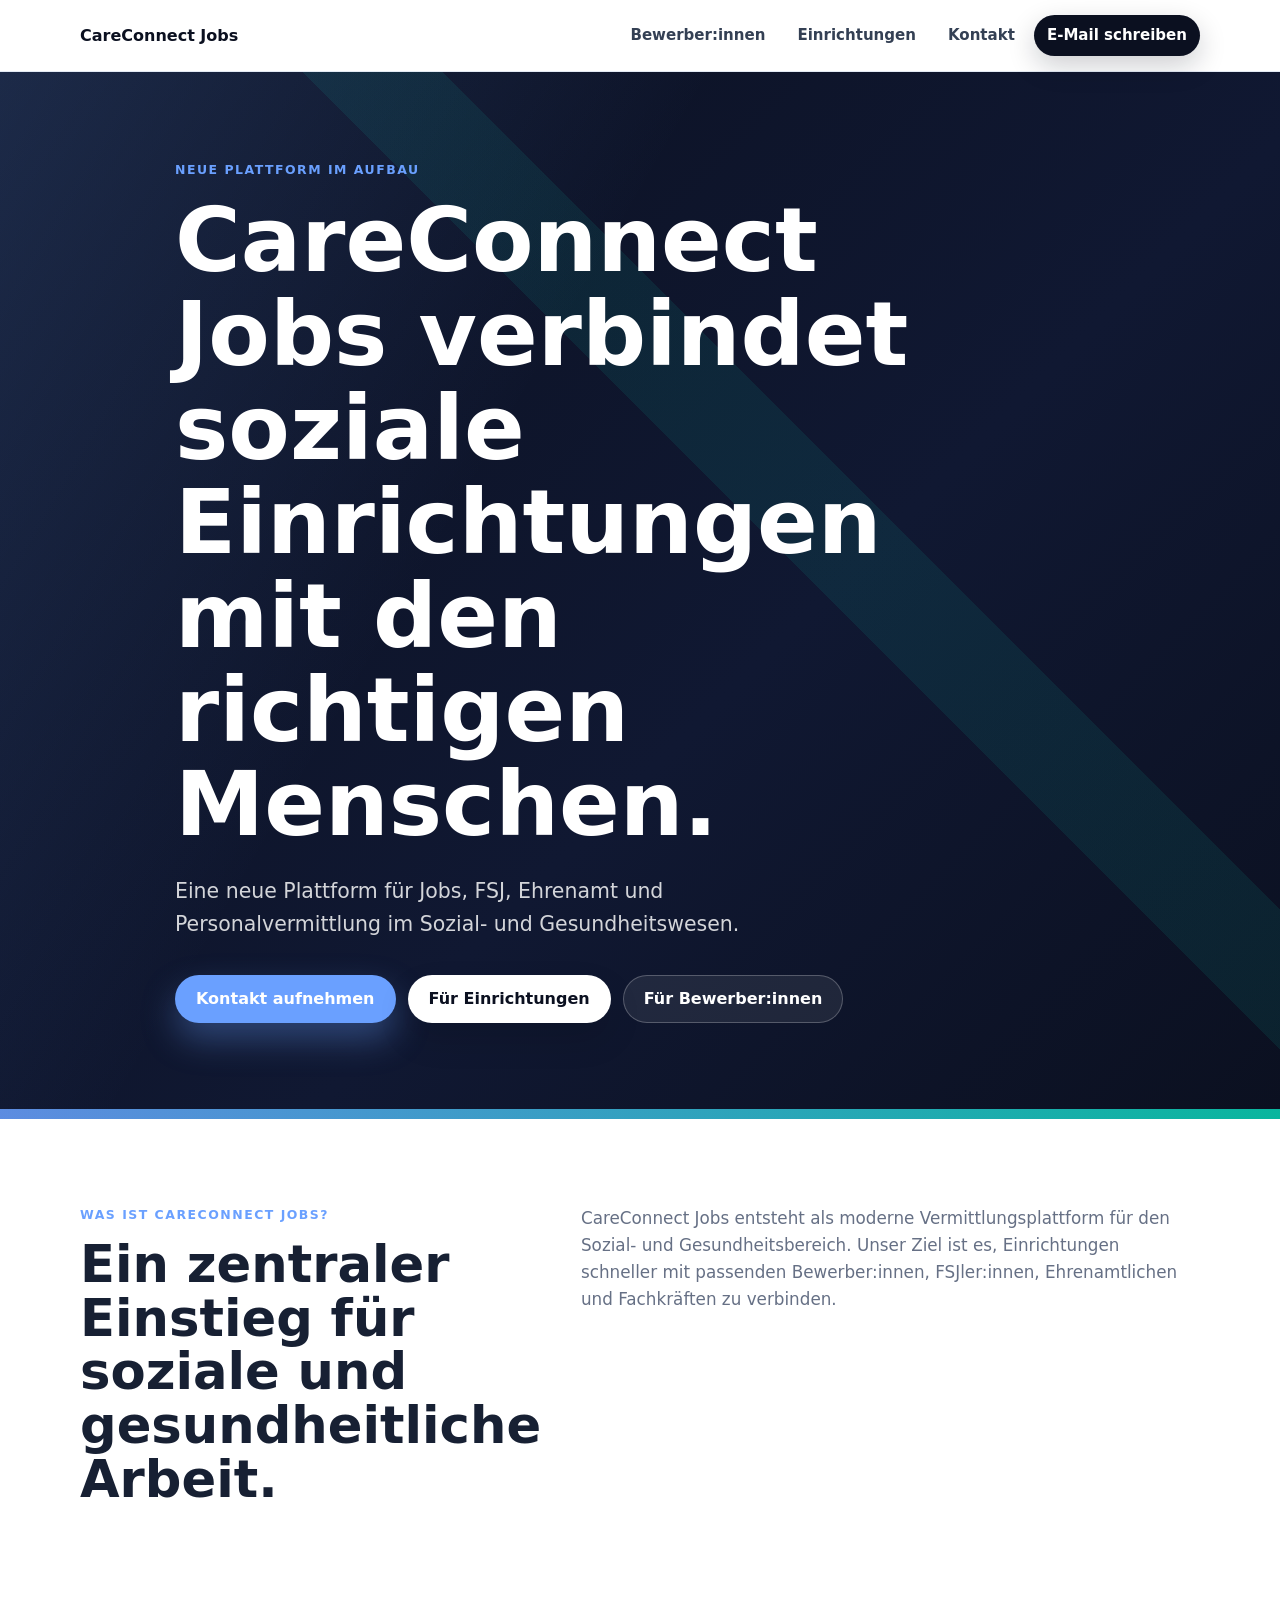
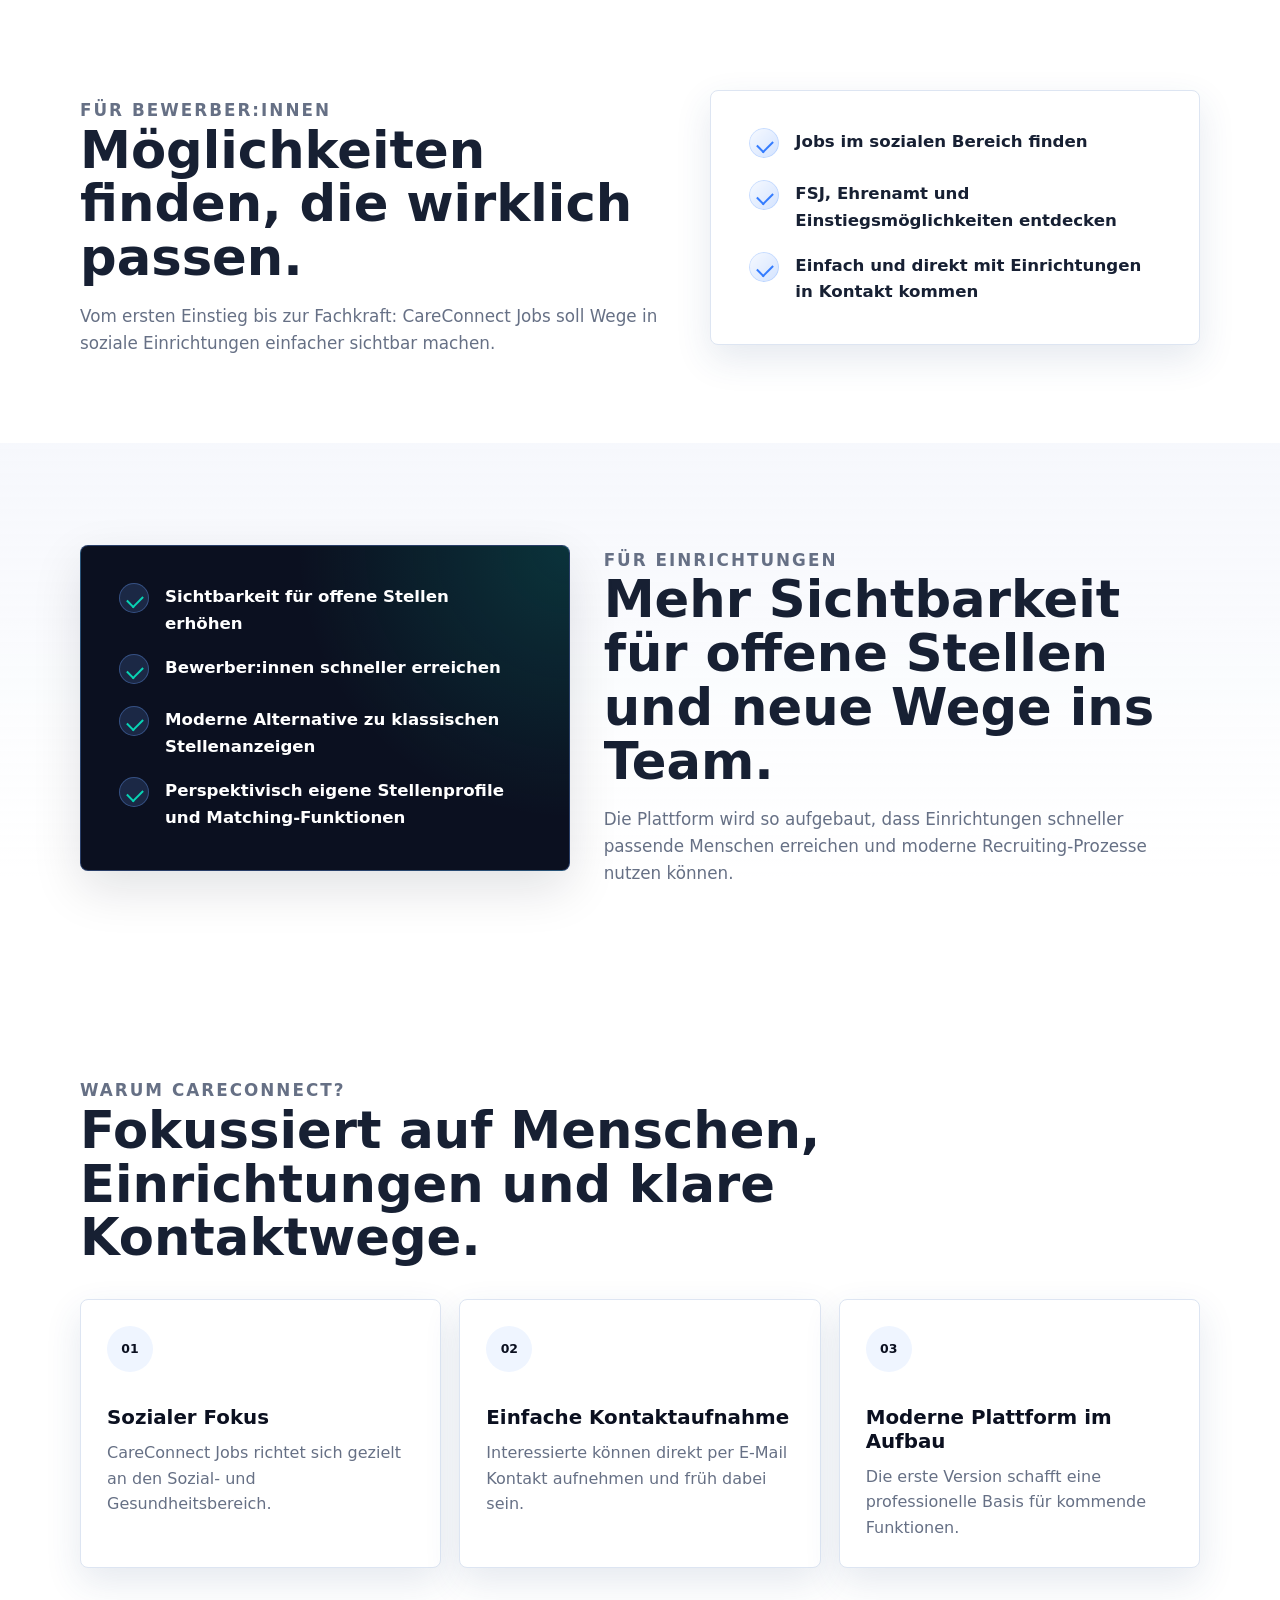
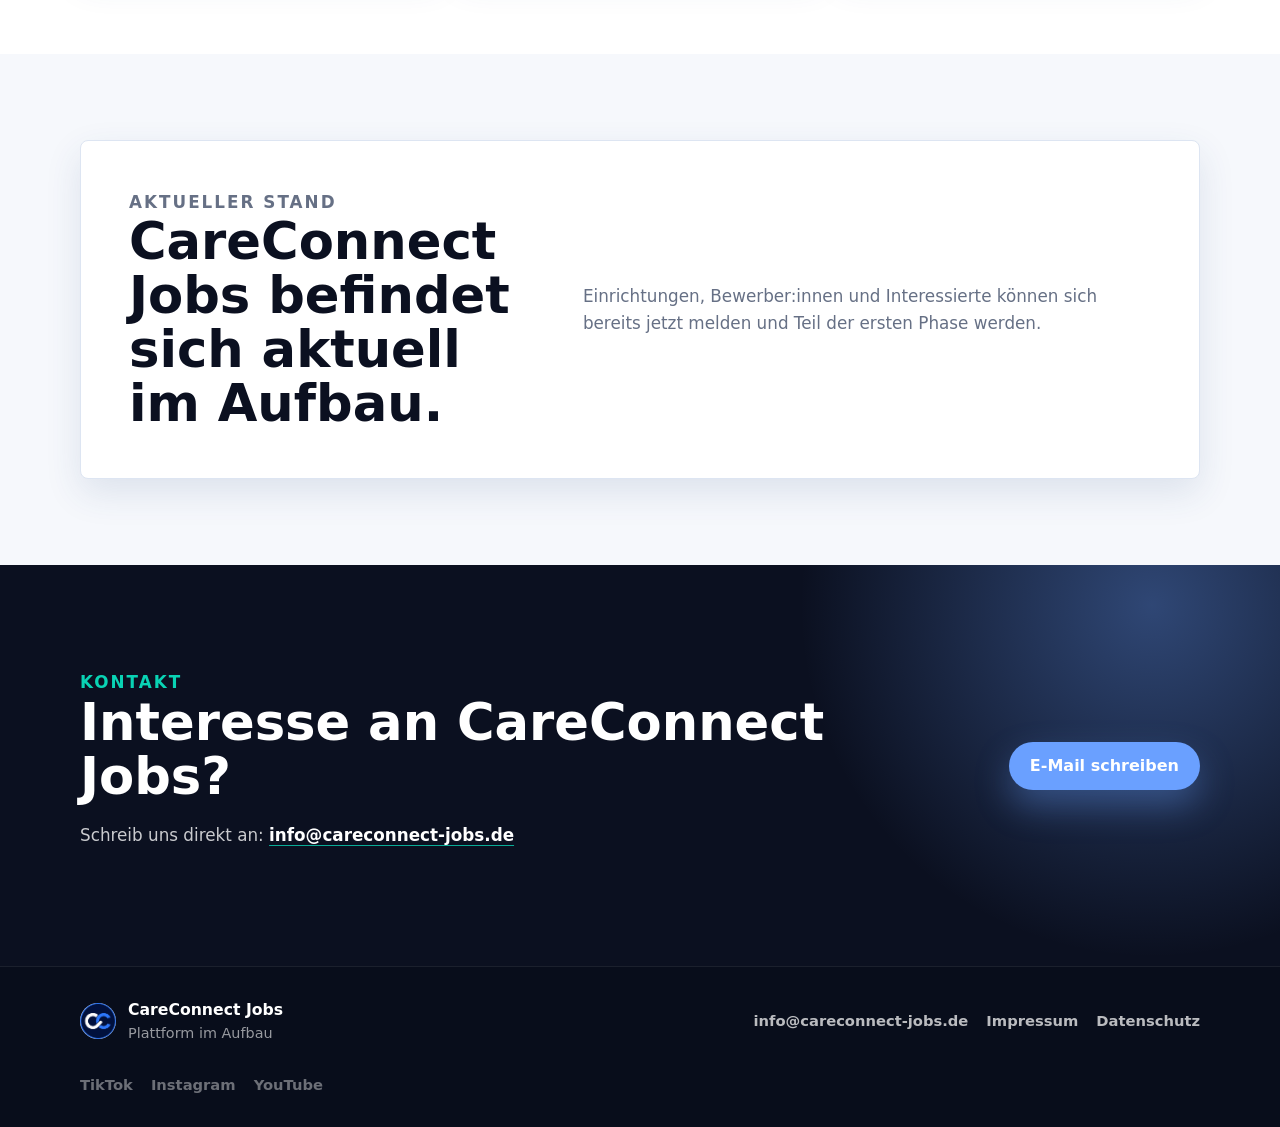
<file: index.html>
<!doctype html>
<html lang="de">
  <head>
    <meta charset="utf-8" />
    <meta name="viewport" content="width=device-width, initial-scale=1" />
    <title>CareConnect Jobs – Jobs im Sozial- und Gesundheitswesen</title>
    <meta
      name="description"
      content="CareConnect Jobs verbindet soziale Einrichtungen mit Bewerber:innen, FSJ, Ehrenamt und Fachkräften."
    />
    <meta name="theme-color" content="#0B1020" />
    <link rel="canonical" href="https://careconnect-jobs.de/" />
    <meta property="og:type" content="website" />
    <meta property="og:locale" content="de_DE" />
    <meta property="og:site_name" content="CareConnect Jobs" />
    <meta property="og:title" content="CareConnect Jobs – Jobs im Sozial- und Gesundheitswesen" />
    <meta
      property="og:description"
      content="CareConnect Jobs verbindet soziale Einrichtungen mit Bewerber:innen, FSJ, Ehrenamt und Fachkräften."
    />
    <meta property="og:url" content="https://careconnect-jobs.de/" />
    <meta property="og:image" content="https://careconnect-jobs.de/assets/careconnect-logo.png" />
    <link rel="icon" type="image/png" href="assets/careconnect-logo.png" />
    <link rel="stylesheet" href="assets/styles.css" />
  </head>
  <body>
    <header class="site-header" data-header>
      <a class="brand" href="index.html" aria-label="CareConnect Jobs Startseite">
        <span>CareConnect Jobs</span>
      </a>

      <button class="menu-toggle" type="button" aria-label="Menü öffnen" aria-expanded="false" data-menu-toggle>
        <span></span>
        <span></span>
      </button>

      <nav class="site-nav" aria-label="Hauptnavigation" data-site-nav>
        <a href="#bewerber">Bewerber:innen</a>
        <a href="#einrichtungen">Einrichtungen</a>
        <a href="#kontakt">Kontakt</a>
        <a
          class="nav-cta"
          href="mailto:info@careconnect-jobs.de"
          data-email-link
          >E-Mail schreiben</a
        >
      </nav>
    </header>

    <main>
      <section class="hero" aria-labelledby="hero-title">
        <div class="hero-content">
          <p class="eyebrow">Neue Plattform im Aufbau</p>
          <h1 id="hero-title">CareConnect Jobs verbindet soziale Einrichtungen mit den richtigen Menschen.</h1>
          <p class="hero-copy">
            Eine neue Plattform für Jobs, FSJ, Ehrenamt und Personalvermittlung im Sozial- und Gesundheitswesen.
          </p>
          <div class="hero-actions" aria-label="Schnelleinstieg">
            <a
              class="button button-primary"
              href="mailto:info@careconnect-jobs.de"
              data-email-link
              >Kontakt aufnehmen</a
            >
            <a class="button button-secondary" href="#einrichtungen">Für Einrichtungen</a>
            <a class="button button-ghost" href="#bewerber">Für Bewerber:innen</a>
          </div>
        </div>
      </section>

      <section class="intro section-band" aria-labelledby="intro-title">
        <div class="container two-column">
          <div>
            <p class="section-kicker">Was ist CareConnect Jobs?</p>
            <h2 id="intro-title">Ein zentraler Einstieg für soziale und gesundheitliche Arbeit.</h2>
          </div>
          <p>
            CareConnect Jobs entsteht als moderne Vermittlungsplattform für den Sozial- und Gesundheitsbereich. Unser
            Ziel ist es, Einrichtungen schneller mit passenden Bewerber:innen, FSJler:innen, Ehrenamtlichen und
            Fachkräften zu verbinden.
          </p>
        </div>
      </section>

      <section class="section" id="bewerber" aria-labelledby="bewerber-title">
        <div class="container split">
          <div class="section-heading">
            <p class="section-kicker">Für Bewerber:innen</p>
            <h2 id="bewerber-title">Möglichkeiten finden, die wirklich passen.</h2>
            <p>
              Vom ersten Einstieg bis zur Fachkraft: CareConnect Jobs soll Wege in soziale Einrichtungen einfacher
              sichtbar machen.
            </p>
          </div>
          <article class="feature-card">
            <ul class="check-list">
              <li>Jobs im sozialen Bereich finden</li>
              <li>FSJ, Ehrenamt und Einstiegsmöglichkeiten entdecken</li>
              <li>Einfach und direkt mit Einrichtungen in Kontakt kommen</li>
            </ul>
          </article>
        </div>
      </section>

      <section class="section section-soft" id="einrichtungen" aria-labelledby="einrichtungen-title">
        <div class="container split split-reverse">
          <div class="section-heading">
            <p class="section-kicker">Für Einrichtungen</p>
            <h2 id="einrichtungen-title">Mehr Sichtbarkeit für offene Stellen und neue Wege ins Team.</h2>
            <p>
              Die Plattform wird so aufgebaut, dass Einrichtungen schneller passende Menschen erreichen und moderne
              Recruiting-Prozesse nutzen können.
            </p>
          </div>
          <article class="feature-card feature-card-dark">
            <ul class="check-list">
              <li>Sichtbarkeit für offene Stellen erhöhen</li>
              <li>Bewerber:innen schneller erreichen</li>
              <li>Moderne Alternative zu klassischen Stellenanzeigen</li>
              <li>Perspektivisch eigene Stellenprofile und Matching-Funktionen</li>
            </ul>
          </article>
        </div>
      </section>

      <section class="section" aria-labelledby="why-title">
        <div class="container">
          <div class="section-heading section-heading-wide">
            <p class="section-kicker">Warum CareConnect?</p>
            <h2 id="why-title">Fokussiert auf Menschen, Einrichtungen und klare Kontaktwege.</h2>
          </div>
          <div class="benefit-grid">
            <article class="benefit-card">
              <span class="benefit-icon" aria-hidden="true">01</span>
              <h3>Sozialer Fokus</h3>
              <p>CareConnect Jobs richtet sich gezielt an den Sozial- und Gesundheitsbereich.</p>
            </article>
            <article class="benefit-card">
              <span class="benefit-icon" aria-hidden="true">02</span>
              <h3>Einfache Kontaktaufnahme</h3>
              <p>Interessierte können direkt per E-Mail Kontakt aufnehmen und früh dabei sein.</p>
            </article>
            <article class="benefit-card">
              <span class="benefit-icon" aria-hidden="true">03</span>
              <h3>Moderne Plattform im Aufbau</h3>
              <p>Die erste Version schafft eine professionelle Basis für kommende Funktionen.</p>
            </article>
          </div>
        </div>
      </section>

      <section class="status-section" aria-labelledby="status-title">
        <div class="container status-card">
          <div>
            <p class="section-kicker">Aktueller Stand</p>
            <h2 id="status-title">CareConnect Jobs befindet sich aktuell im Aufbau.</h2>
          </div>
          <p>
            Einrichtungen, Bewerber:innen und Interessierte können sich bereits jetzt melden und Teil der ersten Phase
            werden.
          </p>
        </div>
      </section>

      <section class="contact-section" id="kontakt" aria-labelledby="kontakt-title">
        <div class="container contact-layout">
          <div>
            <p class="section-kicker">Kontakt</p>
            <h2 id="kontakt-title">Interesse an CareConnect Jobs?</h2>
            <p>
              Schreib uns direkt an:
              <a href="mailto:info@careconnect-jobs.de" data-email-link
                >info@careconnect-jobs.de</a
              >
            </p>
            <p class="contact-note" data-email-status aria-live="polite"></p>
          </div>
          <a
            class="button button-primary button-large"
            href="mailto:info@careconnect-jobs.de"
            data-email-link
            >E-Mail schreiben</a
          >
        </div>
      </section>
    </main>

    <footer class="site-footer">
      <div class="footer-inner">
        <div class="footer-brand">
          <img src="assets/careconnect-logo.png" alt="" width="36" height="36" />
          <div>
            <strong>CareConnect Jobs</strong>
            <span>Plattform im Aufbau</span>
          </div>
        </div>
        <div class="footer-links" aria-label="Kontakt und Rechtliches">
          <a href="mailto:info@careconnect-jobs.de" data-email-link
            >info@careconnect-jobs.de</a
          >
          <a href="impressum.html">Impressum</a>
          <a href="datenschutz.html">Datenschutz</a>
        </div>
        <div class="social-links" aria-label="Social Media">
          <a href="#" aria-disabled="true" data-placeholder-link>TikTok</a>
          <a href="#" aria-disabled="true" data-placeholder-link>Instagram</a>
          <a href="#" aria-disabled="true" data-placeholder-link>YouTube</a>
        </div>
      </div>
    </footer>

    <script src="assets/script.js" defer></script>
  </body>
</html>
</file>
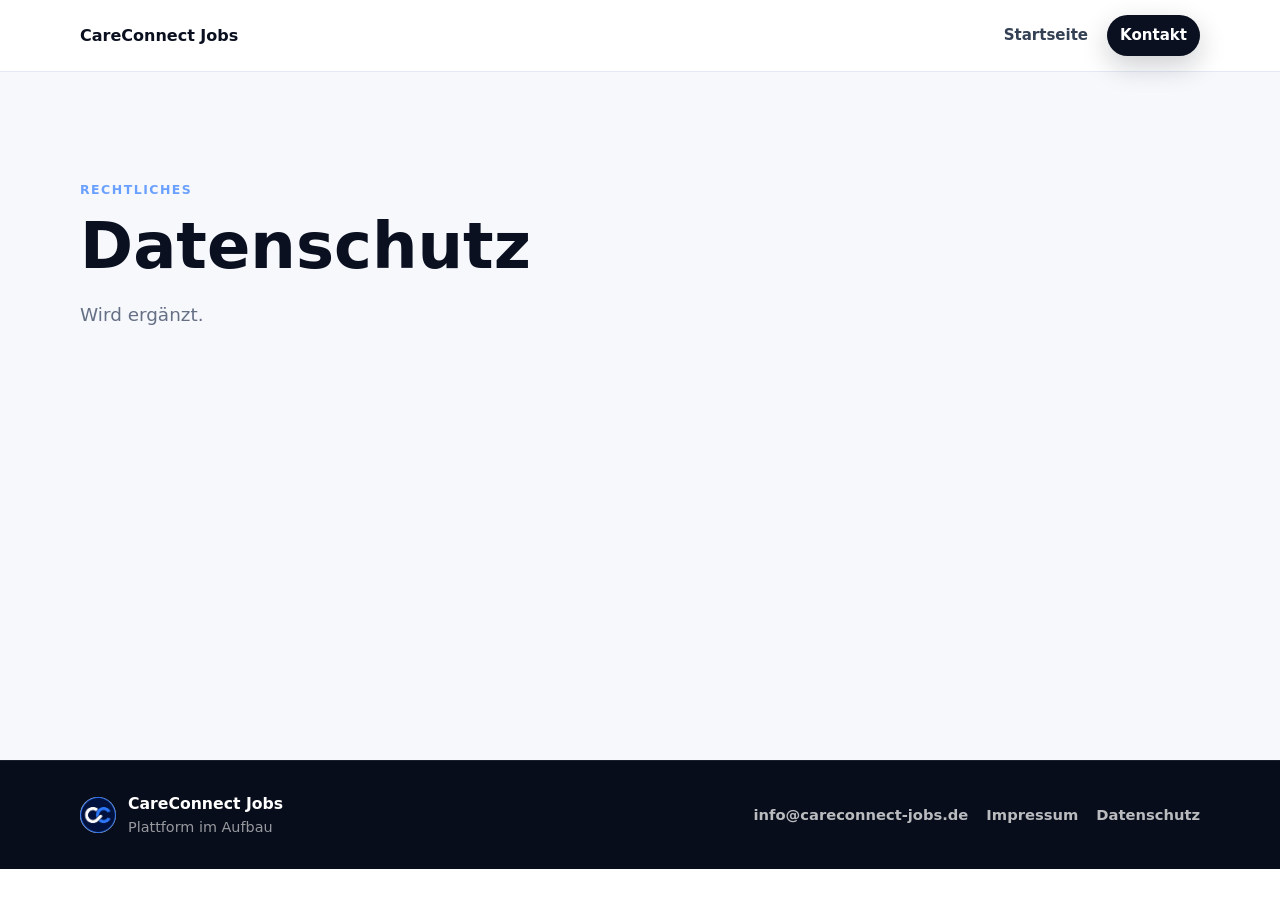
<file: datenschutz.html>
<!doctype html>
<html lang="de">
  <head>
    <meta charset="utf-8" />
    <meta name="viewport" content="width=device-width, initial-scale=1" />
    <title>Datenschutz – CareConnect Jobs</title>
    <meta name="description" content="Datenschutzhinweise von CareConnect Jobs. Wird ergänzt." />
    <meta name="robots" content="noindex" />
    <meta name="theme-color" content="#0B1020" />
    <link rel="icon" type="image/png" href="assets/careconnect-logo.png" />
    <link rel="stylesheet" href="assets/styles.css" />
  </head>
  <body>
    <header class="site-header" data-header>
      <a class="brand" href="index.html" aria-label="CareConnect Jobs Startseite">
        <span>CareConnect Jobs</span>
      </a>
      <nav class="site-nav legal-nav" aria-label="Seitennavigation">
        <a href="index.html">Startseite</a>
        <a
          class="nav-cta"
          href="mailto:info@careconnect-jobs.de"
          data-email-link
          >Kontakt</a
        >
      </nav>
    </header>

    <main class="legal-page">
      <section class="legal-hero">
        <div class="container">
          <p class="section-kicker">Rechtliches</p>
          <h1>Datenschutz</h1>
          <p>Wird ergänzt.</p>
        </div>
      </section>
    </main>

    <footer class="site-footer">
      <div class="footer-inner">
        <div class="footer-brand">
          <img src="assets/careconnect-logo.png" alt="" width="36" height="36" />
          <div>
            <strong>CareConnect Jobs</strong>
            <span>Plattform im Aufbau</span>
          </div>
        </div>
        <div class="footer-links">
          <a href="mailto:info@careconnect-jobs.de" data-email-link
            >info@careconnect-jobs.de</a
          >
          <a href="impressum.html">Impressum</a>
          <a href="datenschutz.html" aria-current="page">Datenschutz</a>
        </div>
      </div>
    </footer>
  </body>
</html>
</file>
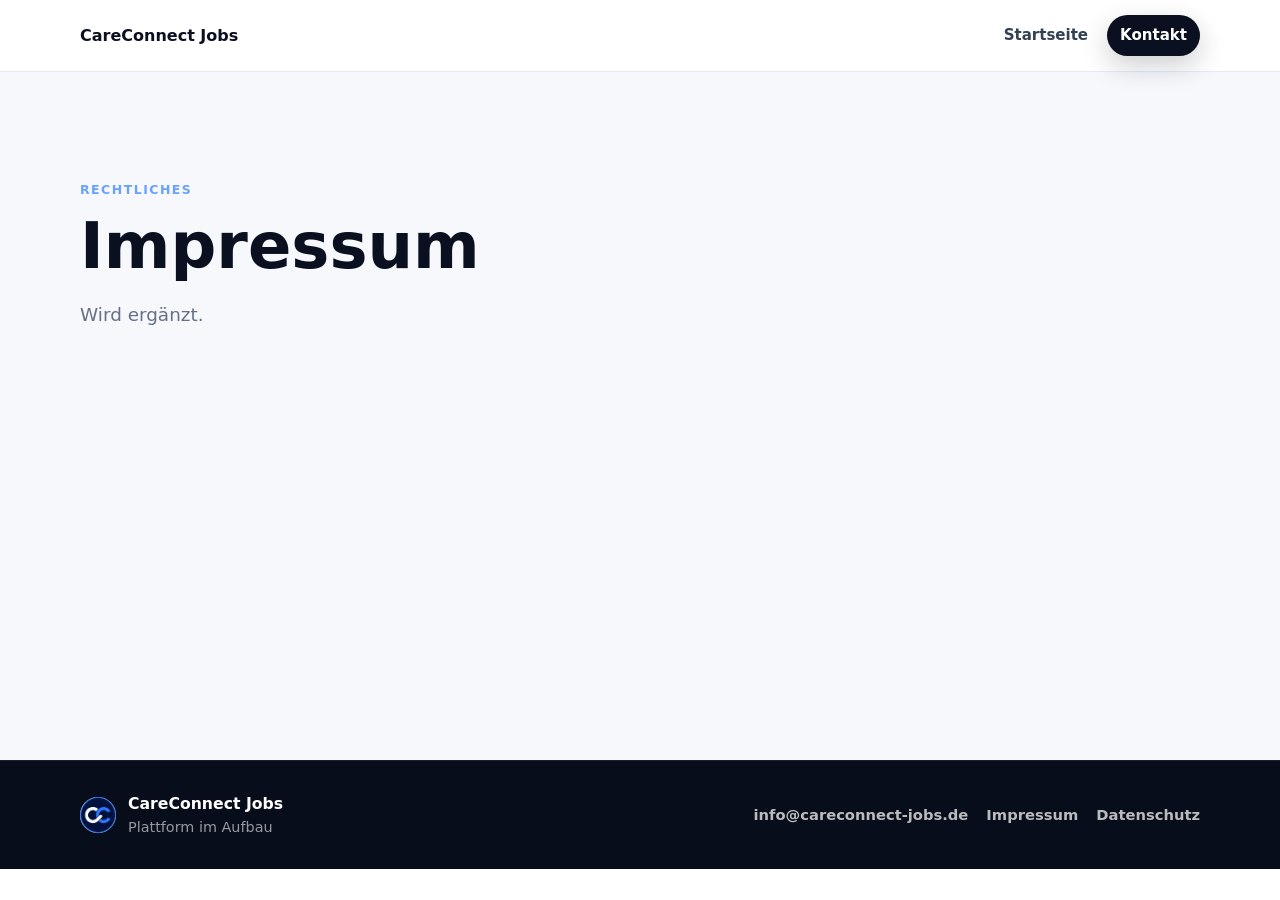
<file: impressum.html>
<!doctype html>
<html lang="de">
  <head>
    <meta charset="utf-8" />
    <meta name="viewport" content="width=device-width, initial-scale=1" />
    <title>Impressum – CareConnect Jobs</title>
    <meta name="description" content="Impressum von CareConnect Jobs. Wird ergänzt." />
    <meta name="robots" content="noindex" />
    <meta name="theme-color" content="#0B1020" />
    <link rel="icon" type="image/png" href="assets/careconnect-logo.png" />
    <link rel="stylesheet" href="assets/styles.css" />
  </head>
  <body>
    <header class="site-header" data-header>
      <a class="brand" href="index.html" aria-label="CareConnect Jobs Startseite">
        <span>CareConnect Jobs</span>
      </a>
      <nav class="site-nav legal-nav" aria-label="Seitennavigation">
        <a href="index.html">Startseite</a>
        <a
          class="nav-cta"
          href="mailto:info@careconnect-jobs.de"
          data-email-link
          >Kontakt</a
        >
      </nav>
    </header>

    <main class="legal-page">
      <section class="legal-hero">
        <div class="container">
          <p class="section-kicker">Rechtliches</p>
          <h1>Impressum</h1>
          <p>Wird ergänzt.</p>
        </div>
      </section>
    </main>

    <footer class="site-footer">
      <div class="footer-inner">
        <div class="footer-brand">
          <img src="assets/careconnect-logo.png" alt="" width="36" height="36" />
          <div>
            <strong>CareConnect Jobs</strong>
            <span>Plattform im Aufbau</span>
          </div>
        </div>
        <div class="footer-links">
          <a href="mailto:info@careconnect-jobs.de" data-email-link
            >info@careconnect-jobs.de</a
          >
          <a href="impressum.html" aria-current="page">Impressum</a>
          <a href="datenschutz.html">Datenschutz</a>
        </div>
      </div>
    </footer>
  </body>
</html>
</file>
<file: assets/styles.css>
:root {
  --color-primary: #6aa0ff;
  --color-primary-strong: #347cff;
  --color-navy: #0b1020;
  --color-navy-soft: #151d34;
  --color-white: #ffffff;
  --color-turquoise: #09d3b4;
  --color-ink: #172033;
  --color-muted: #667085;
  --color-line: #dde5f2;
  --color-surface: #f6f8fc;
  --shadow-soft: 0 18px 50px rgba(11, 16, 32, 0.12);
  --shadow-card: 0 14px 36px rgba(38, 70, 124, 0.12);
  --radius-card: 8px;
  --radius-button: 999px;
  --container: 1120px;
}

* {
  box-sizing: border-box;
}

html {
  scroll-behavior: smooth;
}

body {
  margin: 0;
  color: var(--color-ink);
  background: var(--color-white);
  font-family:
    Inter, ui-sans-serif, system-ui, -apple-system, BlinkMacSystemFont, "Segoe UI", sans-serif;
  line-height: 1.6;
  text-rendering: optimizeLegibility;
}

img {
  display: block;
  max-width: 100%;
}

a {
  color: inherit;
  text-decoration: none;
}

a:hover {
  color: var(--color-primary-strong);
}

:focus-visible {
  outline: 3px solid rgba(9, 211, 180, 0.7);
  outline-offset: 4px;
}

.container {
  width: min(100% - 32px, var(--container));
  margin-inline: auto;
}

.site-header {
  position: sticky;
  top: 0;
  z-index: 20;
  display: flex;
  align-items: center;
  justify-content: space-between;
  min-height: 72px;
  padding: 14px max(18px, calc((100vw - var(--container)) / 2));
  background: rgba(255, 255, 255, 0.9);
  border-bottom: 1px solid rgba(221, 229, 242, 0.8);
  backdrop-filter: blur(18px);
}

.brand {
  display: inline-flex;
  align-items: center;
  min-width: 0;
  color: var(--color-navy);
  font-weight: 800;
  letter-spacing: 0;
}

.brand span {
  white-space: nowrap;
}

.site-nav {
  display: flex;
  align-items: center;
  gap: 6px;
  color: #344054;
  font-size: 0.94rem;
  font-weight: 700;
}

.site-nav a {
  display: inline-flex;
  align-items: center;
  min-height: 40px;
  padding: 8px 13px;
  border-radius: var(--radius-button);
}

.site-nav a:hover {
  background: #eff5ff;
}

.site-nav .nav-cta {
  color: var(--color-white);
  background: var(--color-navy);
  box-shadow: 0 10px 28px rgba(11, 16, 32, 0.2);
}

.site-nav .nav-cta:hover {
  color: var(--color-white);
  background: #17213d;
}

.menu-toggle {
  display: none;
  width: 42px;
  height: 42px;
  padding: 0;
  border: 1px solid var(--color-line);
  border-radius: 50%;
  background: var(--color-white);
  color: var(--color-navy);
  cursor: pointer;
}

.menu-toggle span {
  display: block;
  width: 18px;
  height: 2px;
  margin: 5px auto;
  border-radius: 2px;
  background: currentColor;
}

.hero {
  position: relative;
  isolation: isolate;
  min-height: min(760px, 78svh);
  display: grid;
  align-items: center;
  overflow: hidden;
  color: var(--color-white);
  background:
    linear-gradient(120deg, rgba(106, 160, 255, 0.18), transparent 38%),
    linear-gradient(45deg, transparent 0 58%, rgba(9, 211, 180, 0.09) 58% 64%, transparent 64%),
    linear-gradient(135deg, #0b1020 0%, #101832 58%, #0b1020 100%);
}

.hero::after {
  content: "";
  position: absolute;
  inset: auto 0 0;
  height: 10px;
  background: linear-gradient(90deg, var(--color-primary), var(--color-turquoise));
  opacity: 0.85;
}

.hero-content {
  width: min(100% - 32px, 930px);
  margin-inline: auto;
  padding: 88px 0 96px;
}

.eyebrow,
.section-kicker {
  margin: 0 0 13px;
  color: var(--color-primary);
  font-size: 0.78rem;
  font-weight: 850;
  letter-spacing: 0.12em;
  text-transform: uppercase;
}

.hero h1,
.section-heading h2,
.intro h2,
.status-card h2,
.contact-section h2,
.legal-hero h1 {
  margin: 0;
  color: inherit;
  font-weight: 850;
  line-height: 1.05;
  letter-spacing: 0;
}

.hero h1 {
  max-width: 860px;
  font-size: clamp(2.55rem, 7vw, 5.8rem);
}

.hero-copy {
  max-width: 680px;
  margin: 24px 0 0;
  color: rgba(255, 255, 255, 0.82);
  font-size: clamp(1.08rem, 1.6vw, 1.32rem);
}

.hero-actions {
  display: flex;
  flex-wrap: wrap;
  gap: 12px;
  margin-top: 34px;
}

.button {
  display: inline-flex;
  align-items: center;
  justify-content: center;
  min-height: 48px;
  padding: 13px 20px;
  border: 1px solid transparent;
  border-radius: var(--radius-button);
  font-weight: 800;
  line-height: 1.15;
  text-align: center;
  transition:
    transform 180ms ease,
    box-shadow 180ms ease,
    background 180ms ease;
}

.button:hover {
  transform: translateY(-2px);
}

.button-primary {
  color: var(--color-white);
  background: var(--color-primary);
  box-shadow: 0 16px 34px rgba(106, 160, 255, 0.34);
}

.button-primary:hover {
  color: var(--color-white);
  background: var(--color-primary-strong);
}

.button-secondary {
  color: var(--color-navy);
  background: var(--color-white);
  box-shadow: 0 16px 34px rgba(0, 0, 0, 0.12);
}

.button-secondary:hover {
  color: var(--color-navy);
  background: #f4f7ff;
}

.button-ghost {
  color: var(--color-white);
  border-color: rgba(255, 255, 255, 0.24);
  background: rgba(255, 255, 255, 0.08);
}

.button-ghost:hover {
  color: var(--color-white);
  background: rgba(255, 255, 255, 0.14);
}

.button-large {
  min-width: 190px;
}

.section,
.section-band,
.status-section,
.contact-section {
  padding: 86px 0;
}

.section-band {
  background: var(--color-white);
}

.section-soft {
  background:
    linear-gradient(180deg, rgba(246, 248, 252, 0.86), #ffffff 82%),
    var(--color-surface);
}

.two-column,
.split,
.contact-layout,
.status-card {
  display: grid;
  gap: 34px;
}

.two-column {
  grid-template-columns: 0.86fr 1.14fr;
  align-items: start;
}

.two-column p:last-child,
.section-heading p,
.status-card p,
.contact-section p {
  margin: 0;
  color: var(--color-muted);
  font-size: 1.05rem;
}

.intro h2,
.section-heading h2,
.status-card h2,
.contact-section h2 {
  font-size: clamp(2rem, 4vw, 3.3rem);
}

.split {
  grid-template-columns: minmax(0, 0.95fr) minmax(280px, 0.78fr);
  align-items: center;
}

.split-reverse {
  grid-template-columns: minmax(280px, 0.78fr) minmax(0, 0.95fr);
}

.split-reverse .section-heading {
  grid-column: 2;
  grid-row: 1;
}

.split-reverse .feature-card {
  grid-column: 1;
  grid-row: 1;
}

.section-heading {
  max-width: 690px;
}

.section-heading p {
  margin-top: 18px;
}

.section-heading-wide {
  max-width: 780px;
  margin-bottom: 34px;
}

.feature-card,
.benefit-card,
.status-card {
  border: 1px solid var(--color-line);
  border-radius: var(--radius-card);
  background: var(--color-white);
  box-shadow: var(--shadow-card);
}

.feature-card {
  padding: clamp(24px, 4vw, 38px);
}

.feature-card-dark {
  color: var(--color-white);
  border-color: rgba(106, 160, 255, 0.32);
  background:
    radial-gradient(circle at 100% 0%, rgba(9, 211, 180, 0.18), transparent 17rem),
    var(--color-navy);
  box-shadow: var(--shadow-soft);
}

.check-list {
  display: grid;
  gap: 18px;
  margin: 0;
  padding: 0;
  list-style: none;
}

.check-list li {
  position: relative;
  min-height: 34px;
  padding-left: 46px;
  color: inherit;
  font-size: 1.04rem;
  font-weight: 750;
}

.check-list li::before {
  content: "";
  position: absolute;
  left: 0;
  top: -1px;
  width: 30px;
  height: 30px;
  border-radius: 50%;
  background:
    linear-gradient(135deg, rgba(255, 255, 255, 0.95), rgba(255, 255, 255, 0.7)),
    var(--color-primary);
  box-shadow: inset 0 0 0 1px rgba(106, 160, 255, 0.28);
}

.check-list li::after {
  content: "";
  position: absolute;
  left: 11px;
  top: 8px;
  width: 8px;
  height: 13px;
  border: solid var(--color-primary-strong);
  border-width: 0 2px 2px 0;
  transform: rotate(45deg);
}

.feature-card-dark .check-list li::before {
  background: rgba(106, 160, 255, 0.17);
  box-shadow: inset 0 0 0 1px rgba(106, 160, 255, 0.34);
}

.feature-card-dark .check-list li::after {
  border-color: var(--color-turquoise);
}

.benefit-grid {
  display: grid;
  grid-template-columns: repeat(3, 1fr);
  gap: 18px;
}

.benefit-card {
  min-height: 248px;
  padding: 26px;
}

.benefit-icon {
  display: inline-flex;
  align-items: center;
  justify-content: center;
  width: 46px;
  height: 46px;
  margin-bottom: 34px;
  border-radius: 50%;
  color: var(--color-navy);
  background: #eff5ff;
  font-size: 0.78rem;
  font-weight: 850;
}

.benefit-card h3 {
  margin: 0 0 10px;
  color: var(--color-navy);
  font-size: 1.24rem;
  line-height: 1.2;
}

.benefit-card p {
  margin: 0;
  color: var(--color-muted);
}

.status-section {
  background: var(--color-surface);
}

.status-card {
  grid-template-columns: minmax(0, 0.85fr) minmax(0, 1.15fr);
  align-items: center;
  padding: clamp(26px, 5vw, 48px);
}

.status-card h2 {
  color: var(--color-navy);
}

.contact-section {
  color: var(--color-white);
  background:
    radial-gradient(circle at 90% 10%, rgba(106, 160, 255, 0.38), transparent 22rem),
    var(--color-navy);
}

.contact-section .section-kicker {
  color: var(--color-turquoise);
}

.contact-layout {
  grid-template-columns: minmax(0, 1fr) auto;
  align-items: center;
}

.contact-section p {
  max-width: 650px;
  margin-top: 18px;
  color: rgba(255, 255, 255, 0.78);
}

.contact-section .contact-note {
  min-height: 1.4em;
  margin-top: 10px;
  color: rgba(255, 255, 255, 0.72);
  font-size: 0.96rem;
}

.contact-section a:not(.button) {
  color: var(--color-white);
  font-weight: 800;
  text-decoration: underline;
  text-decoration-color: rgba(9, 211, 180, 0.8);
  text-underline-offset: 4px;
}

.site-footer {
  color: rgba(255, 255, 255, 0.74);
  background: #080d1b;
  border-top: 1px solid rgba(255, 255, 255, 0.08);
}

.footer-inner {
  width: min(100% - 32px, var(--container));
  margin-inline: auto;
  display: grid;
  grid-template-columns: 1fr auto;
  gap: 28px;
  align-items: center;
  padding: 30px 0;
}

.footer-brand {
  display: inline-flex;
  align-items: center;
  gap: 12px;
}

.footer-brand img {
  width: 36px;
  height: 36px;
  border-radius: 50%;
}

.footer-brand strong,
.footer-brand span {
  display: block;
}

.footer-brand strong {
  color: var(--color-white);
  font-size: 0.98rem;
}

.footer-brand span {
  color: rgba(255, 255, 255, 0.58);
  font-size: 0.9rem;
}

.footer-links,
.social-links {
  display: flex;
  flex-wrap: wrap;
  justify-content: flex-end;
  gap: 10px 18px;
  font-size: 0.92rem;
  font-weight: 700;
}

.footer-links a,
.social-links a {
  color: rgba(255, 255, 255, 0.72);
}

.footer-links a:hover,
.social-links a:hover {
  color: var(--color-white);
}

.social-links {
  grid-column: 1 / -1;
  justify-content: flex-start;
}

.social-links a[aria-disabled="true"] {
  opacity: 0.56;
  cursor: default;
}

.legal-page {
  min-height: calc(100svh - 212px);
  background: var(--color-surface);
}

.legal-hero {
  padding: 108px 0;
}

.legal-hero h1 {
  max-width: 780px;
  color: var(--color-navy);
  font-size: clamp(2.3rem, 5vw, 4.4rem);
}

.legal-hero p:last-child {
  margin: 20px 0 0;
  color: var(--color-muted);
  font-size: 1.15rem;
}

@media (max-width: 860px) {
  .site-header {
    min-height: 66px;
    padding: 12px 16px;
  }

  .menu-toggle {
    display: inline-block;
  }

  .site-nav {
    position: absolute;
    top: calc(100% + 8px);
    right: 16px;
    left: 16px;
    display: grid;
    gap: 4px;
    padding: 14px;
    border: 1px solid var(--color-line);
    border-radius: var(--radius-card);
    background: rgba(255, 255, 255, 0.98);
    box-shadow: var(--shadow-card);
    transform: translateY(-8px);
    opacity: 0;
    pointer-events: none;
    transition:
      opacity 160ms ease,
      transform 160ms ease;
  }

  .site-nav.is-open {
    transform: translateY(0);
    opacity: 1;
    pointer-events: auto;
  }

  .site-nav a {
    justify-content: center;
    min-height: 44px;
  }

  .legal-nav {
    position: static;
    display: flex;
    width: auto;
    padding: 0;
    border: 0;
    border-radius: 0;
    box-shadow: none;
    opacity: 1;
    transform: none;
    pointer-events: auto;
  }

  .hero {
    min-height: 76svh;
  }

  .two-column,
  .split,
  .split-reverse,
  .status-card,
  .contact-layout {
    grid-template-columns: 1fr;
  }

  .split-reverse .section-heading,
  .split-reverse .feature-card {
    grid-column: auto;
    grid-row: auto;
  }

  .benefit-grid {
    grid-template-columns: 1fr;
  }

  .benefit-card {
    min-height: auto;
  }

  .contact-layout .button {
    justify-self: start;
  }
}

@media (max-width: 560px) {
  .brand span {
    max-width: 170px;
    overflow: hidden;
    text-overflow: ellipsis;
  }

  .hero-content {
    padding: 46px 0 54px;
  }

  .hero h1 {
    font-size: clamp(2.1rem, 10vw, 2.8rem);
  }

  .hero-copy {
    margin-top: 18px;
    font-size: 1.04rem;
  }

  .hero-actions {
    display: grid;
    grid-template-columns: 1fr 1fr;
    gap: 10px;
    margin-top: 26px;
  }

  .button {
    min-height: 48px;
  }

  .hero-actions .button {
    width: auto;
    padding-inline: 14px;
  }

  .hero-actions .button-primary {
    grid-column: 1 / -1;
  }

  .section,
  .section-band,
  .status-section,
  .contact-section {
    padding: 66px 0;
  }

  .intro h2,
  .section-heading h2,
  .status-card h2,
  .contact-section h2 {
    font-size: 2rem;
  }

  .footer-inner {
    grid-template-columns: 1fr;
    align-items: start;
  }

  .footer-links,
  .social-links {
    justify-content: flex-start;
  }
}

@media (prefers-reduced-motion: reduce) {
  *,
  *::before,
  *::after {
    scroll-behavior: auto !important;
    transition-duration: 0.01ms !important;
    animation-duration: 0.01ms !important;
    animation-iteration-count: 1 !important;
  }
}
</file>
